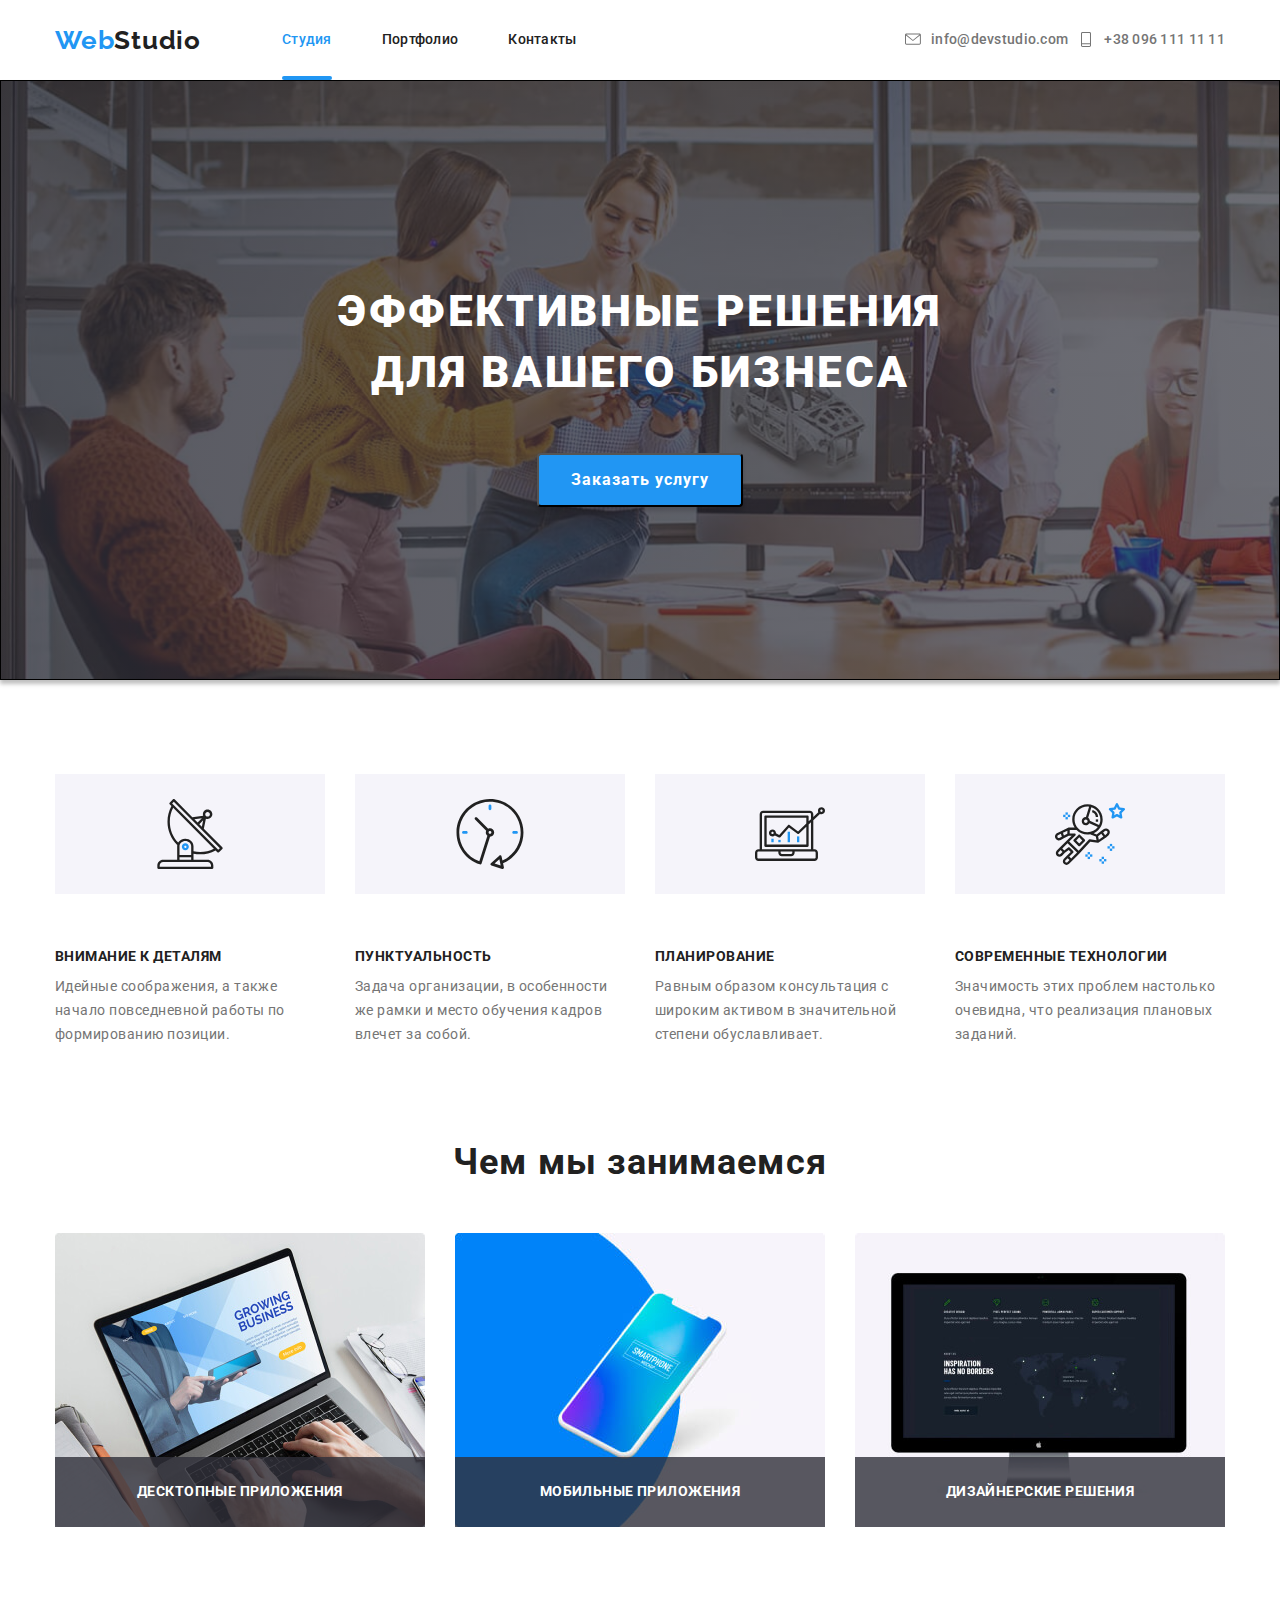
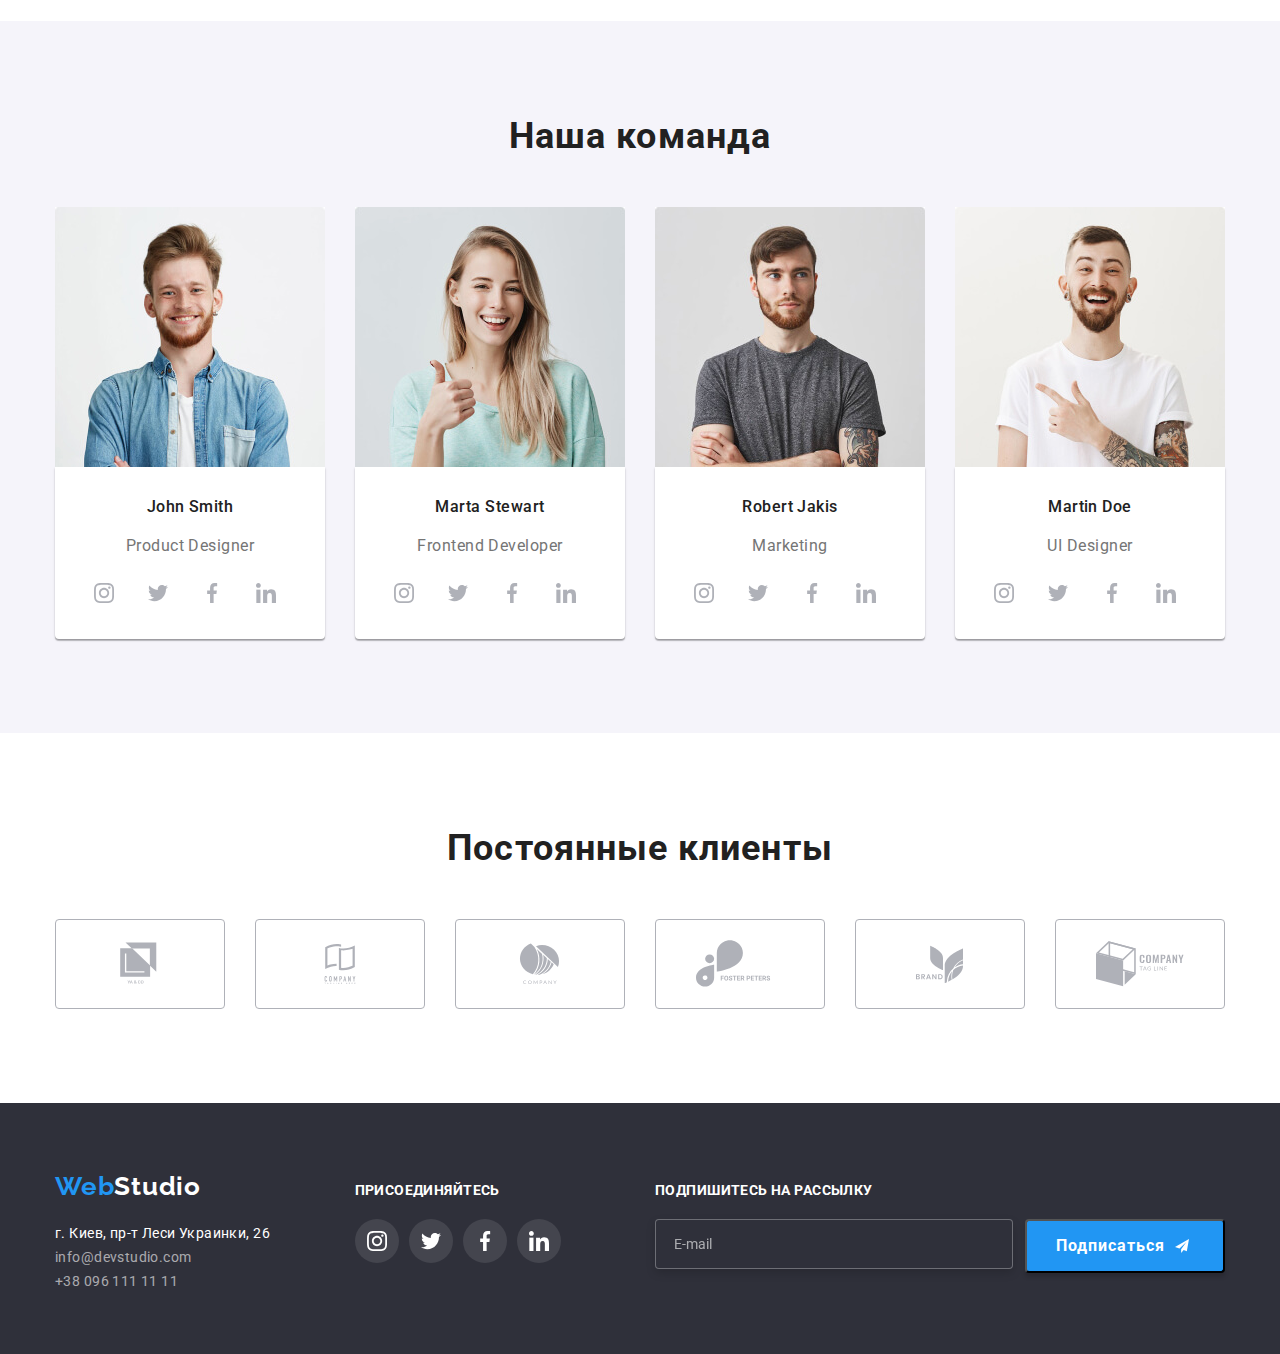
<file: index.html>
<!DOCTYPE html>
<html lang="ru">
  <head>
    <meta charset="UTF-8" />
    <meta name="viewport" content="width=device-width, initial-scale=1.0" />
    <meta http-equiv="X-UA-Compatible" content="ie=edge" />
    <title>Web Studio</title>
    <link
      href="https://fonts.googleapis.com/css2?family=Roboto:wght@400;700&display=swap"
      rel="stylesheet"
    />
    <link
      href="https://fonts.googleapis.com/css2?family=Raleway:wght@700&display=swap"
      rel="stylesheet"
    />
    <link
      rel="stylesheet"
      href="https://cdnjs.cloudflare.com/ajax/libs/modern-normalize/0.7.0/modern-normalize.min.css"
    />
    <link rel="stylesheet" href="./css/common.css" />
    <link rel="stylesheet" href="./css/main.css" />
  </head>
  <body>
    <header class="header container">
      <a class="logo" href="#"> <span class="logo__accent">Web</span>Studio </a>
      <ul class="menu list">
        <li class="menu__item">
          <a class="menu__link menu__link-current" href="#">Студия</a>
        </li>
        <li class="menu__item">
          <a class="menu__link" href="./portfolio.html">Портфолио</a>
        </li>
        <li class="menu__item">
          <a class="menu__link" href="#">Контакты</a>
        </li>
      </ul>
      <ul class="contacts list">
        <li class="contacts__item">
          <a class="contacts__link" href="info@devstudio.com">
            <svg class="contacts__svg">
              <use
                href="./images/web-studio/icons/sprite.svg#icon-e-mail"
              ></use>
            </svg>
            <span>info@devstudio.com</span></a
          >
        </li>
        <li class="contacts__item">
          <a class="contacts__link" href="tel:+380961111111"
            ><svg class="contacts__svg">
              <use
                href="./images/web-studio/icons/sprite.svg#icon-phone-icon"
              ></use>
            </svg>
            <span>+38 096 111 11 11</span></a
          >
        </li>
      </ul>
    </header>
    <main>
      <!-- Hero section -->
      <section class="hero">
        <div class="hero__content">
          <h1 class="hero__content-title">
            Эффективные решения <br />для вашего бизнеса
          </h1>
          <button class="hero__content-button button" data-modal-open>
            Заказать услугу
          </button>
          <div class="backdrop is-hidden" data-modal>
            <div class="hero__modal">
              <form class="form">
                <b class="form__title"
                  >Оставьте свои данные, мы вам перезвоним</b
                >
                <div class="role-group">
                  <div class="form__field">
                    <input
                      class="form__field-input"
                      type="text"
                      name="name"
                      id="name"
                      placeholder=" "
                    />
                    <label for="name" class="form__field-label">Имя</label>
                    <svg class="form__field-svg" width="12" height="12">
                      <use
                        href="./images/web-studio/icons/sprite.svg#icon-letter-black"
                      ></use>
                    </svg>
                  </div>

                  <div class="form__field">
                    <input
                      class="form__field-input"
                      type="tel"
                      name="tel"
                      id="tel"
                      placeholder=" "
                    />
                    <label for="tel" class="form__field-label"> Телефон</label>
                    <svg class="form__field-svg" width="13" height="13">
                      <use
                        href="./images/web-studio/icons/sprite.svg#icon-men"
                      ></use>
                    </svg>
                  </div>

                  <div class="form__field">
                    <input
                      class="form__field-input"
                      type="email"
                      name="mail"
                      id="mail"
                      placeholder=" "
                    />
                    <label for="mail" class="form__field-label">Почта</label>
                    <svg class="form__field-svg" width="15" height="12">
                      <use
                        href="./images/web-studio/icons/sprite.svg#icon-trubka"
                      ></use>
                    </svg>
                  </div>

                  <div class="form__field">
                    <textarea
                      rows="6"
                      class="form__field-textarea"
                      name="comment"
                      id="comment"
                      placeholder=" "
                    >
                    </textarea>
                    <label for="comment" class="form__field-comment"
                      >Коментарий</label
                    >
                  </div>
                </div>

                <div class="form__field">
                  <input
                    class="form__field-policy-checkbox visually-hidden"
                    type="checkbox"
                    name="policy"
                    id="policy"
                  />
                  <label for="policy" class="form__field-policy-label">
                    <span class="form__field-policy-text"
                      >Соглашаюсь с рассылкой и принимаю
                      <a href="#">Условия договора</a></span
                    >
                  </label>
                </div>

                <button type="submit" class="form__field-policy-button button">
                  Отправить
                </button>
              </form>

              <button
                class="hero__modal-closed-btn"
                type="button"
                data-modal-close
              >
                <svg class="hero__modal-closed-btn-svg">
                  <use
                    href="./images/web-studio/icons/sprite.svg#icon-close-nav-btn"
                  ></use>
                </svg>
              </button>
            </div>
          </div>
        </div>
      </section>

      <!-- /* Features */ -->

      <section class="features container">
        <!-- <h2>Наши преимущества</h2> -->
        <ul class="features__block list">
          <li class="features__block-item">
            <div class="features__block-icon">
              <svg class="features__block-icon-svg">
                <use
                  href="./images/web-studio/icons/sprite.svg#icon-feature-icon-1"
                ></use>
              </svg>
            </div>
            <p class="features__block-subtitle">Внимание к деталям</p>
            <p class="features__block-text">
              Идейные соображения, а также начало повседневной работы по
              формированию позиции.
            </p>
          </li>
          <li class="features__block-item">
            <div class="features__block-icon">
              <svg class="features__block-icon-svg">
                <use
                  href="./images/web-studio/icons/sprite.svg#icon-feature-icon-2"
                ></use>
              </svg>
            </div>
            <p class="features__block-subtitle">Пунктуальность</p>
            <p class="features__block-text">
              Задача организации, в особенности же рамки и место обучения кадров
              влечет за собой.
            </p>
          </li>
          <li class="features__block-item">
            <div class="features__block-icon">
              <svg class="features__block-icon-svg">
                <use
                  href="./images/web-studio/icons/sprite.svg#icon-feature-icon-3"
                ></use>
              </svg>
            </div>
            <p class="features__block-subtitle">Планирование</p>
            <p class="features__block-text">
              Равным образом консультация с широким активом в значительной
              степени обуславливает.
            </p>
          </li>
          <li class="features__block-item">
            <div class="features__block-icon">
              <svg class="features__block-icon-svg">
                <use
                  href="./images/web-studio/icons/sprite.svg#icon-feature-icon-4"
                ></use>
              </svg>
            </div>
            <p class="features__block-subtitle">Современные технологии</p>
            <p class="features__block-text">
              Значимость этих проблем настолько очевидна, что реализация
              плановых заданий.
            </p>
          </li>
        </ul>
      </section>

      <!-- Products -->
      <section class="products container">
        <h2 class="section__title">Чем мы занимаемся</h2>
        <ul class="product__block list">
          <li class="product__block-item">
            <img
              src="./images/web-studio/prodacts/optimized/product-img-1.jpg"
              alt="Экран ноутбука"
              width="370"
              height="294"
            />
            <h3 class="product__block-subtitle">Десктопные приложения</h3>
          </li>
          <li class="product__block-item">
            <img
              src="./images/web-studio/prodacts/optimized/product-img-2.jpg"
              alt="Смартфон"
              width="370"
              height="294"
            />
            <h3 class="product__block-subtitle">Мобильные приложения</h3>
          </li>
          <li class="product__block-item">
            <img
              src="./images/web-studio/prodacts/optimized/product-img-3.jpg"
              alt="Монитор компьютера"
              width="370"
              height="294"
            />
            <h3 class="product__block-subtitle">Дизайнерские решения</h3>
          </li>
        </ul>
      </section>

      <!-- Секция Наша команда -->
      <section class="team">
        <div class="container">
          <h2 class="section__title">Наша команда</h2>
          <ul class="team__block list">
            <li class="team__block-item">
              <img
                src="./images/web-studio/team/optimezed/team-img-1.jpg"
                alt="Фото John Smith"
                width="270"
                height="260"
              />
              <div class="team__content">
                <h3 class="team__content-name">John Smith</h3>
                <p class="team__content-function">Product Designer</p>
                <ul class="social list">
                  <li class="social__item">
                    <a
                      class="social__item-link"
                      href="https://www.instagram.com/"
                      aria-label="ссылка на инстаграм"
                      target="_blank"
                    >
                      <svg class="social__item-link-svg">
                        <use
                          href="./images/web-studio/icons/sprite.svg#icon-instagram"
                        ></use>
                      </svg>
                    </a>
                  </li>
                  <li class="social__item">
                    <a
                      class="social__item-link"
                      href="https://twitter.com/"
                      aria-label="ссылка на твитер"
                      target="_blank"
                    >
                      <svg class="social__item-link-svg">
                        <use
                          href="./images/web-studio/icons/sprite.svg#icon-twitter"
                        ></use></svg
                    ></a>
                  </li>
                  <li class="social__item">
                    <a
                      class="social__item-link"
                      href="https://www.facebook.com/"
                      aria-label="ссылка на фейсбук"
                      target="_blank"
                    >
                      <svg class="social__item-link-svg">
                        <use
                          href="./images/web-studio/icons/sprite.svg#icon-facebook"
                        ></use>
                      </svg>
                    </a>
                  </li>
                  <li class="social__item">
                    <a
                      class="social__item-link"
                      href="https://www.linkedin.com/"
                      aria-label="ссылка на линкайдин"
                      target="_blank"
                    >
                      <svg class="social__item-link-svg">
                        <use
                          href="./images/web-studio/icons/sprite.svg#icon-linkedin"
                        ></use>
                      </svg>
                    </a>
                  </li>
                </ul>
              </div>
            </li>
            <li class="team__block-item">
              <img
                src="./images/web-studio/team/optimezed/team-img-2.jpg"
                alt="Фото Marta Stewart"
                width="270"
                height="260"
              />
              <div class="team__content">
                <h3 class="team__content-name">Marta Stewart</h3>
                <p class="team__content-function">Frontend Developer</p>
                <ul class="social list">
                  <li class="social__item">
                    <a
                      class="social__item-link"
                      href="https://www.instagram.com/"
                      aria-label="ссылка на инстаграм"
                      target="_blank"
                    >
                      <svg class="social__item-link-svg">
                        <use
                          href="./images/web-studio/icons/sprite.svg#icon-instagram"
                        ></use>
                      </svg>
                    </a>
                  </li>
                  <li class="social__item">
                    <a
                      class="social__item-link"
                      href="https://twitter.com/"
                      aria-label="ссылка на твитер"
                      target="_blank"
                    >
                      <svg class="social__item-link-svg">
                        <use
                          href="./images/web-studio/icons/sprite.svg#icon-twitter"
                        ></use></svg
                    ></a>
                  </li>
                  <li class="social__item">
                    <a
                      class="social__item-link"
                      href="https://www.facebook.com/"
                      aria-label="ссылка на фейсбук"
                      target="_blank"
                    >
                      <svg class="social__item-link-svg">
                        <use
                          href="./images/web-studio/icons/sprite.svg#icon-facebook"
                        ></use>
                      </svg>
                    </a>
                  </li>
                  <li class="social__item">
                    <a
                      class="social__item-link"
                      href="https://www.linkedin.com/"
                      aria-label="ссылка на линкайдин"
                      target="_blank"
                    >
                      <svg class="social__item-link-svg">
                        <use
                          href="./images/web-studio/icons/sprite.svg#icon-linkedin"
                        ></use>
                      </svg>
                    </a>
                  </li>
                </ul>
              </div>
            </li>
            <li class="team__block-item">
              <img
                src="./images/web-studio/team/optimezed/team-img-3.jpg"
                alt="Фото Robert Jakis"
                width="270"
                height="260"
              />
              <div class="team__content">
                <h3 class="team__content-name">Robert Jakis</h3>
                <p class="team__content-function">Marketing</p>
                <ul class="social list">
                  <!-- Добавить иконки -->
                  <li class="social__item">
                    <a
                      class="social__item-link"
                      href="https://www.instagram.com/"
                      aria-label="ссылка на инстаграм"
                      target="_blank"
                    >
                      <svg class="social__item-link-svg">
                        <use
                          href="./images/web-studio/icons/sprite.svg#icon-instagram"
                        ></use>
                      </svg>
                    </a>
                  </li>
                  <li class="social__item">
                    <a
                      class="social__item-link"
                      href="https://twitter.com/"
                      aria-label="ссылка на твитер"
                      target="_blank"
                    >
                      <svg class="social__item-link-svg">
                        <use
                          href="./images/web-studio/icons/sprite.svg#icon-twitter"
                        ></use></svg
                    ></a>
                  </li>
                  <li class="social__item">
                    <a
                      class="social__item-link"
                      href="https://www.facebook.com/"
                      aria-label="ссылка на фейсбук"
                      target="_blank"
                    >
                      <svg class="social__item-link-svg">
                        <use
                          href="./images/web-studio/icons/sprite.svg#icon-facebook"
                        ></use>
                      </svg>
                    </a>
                  </li>
                  <li class="social__item">
                    <a
                      class="social__item-link"
                      href="https://www.linkedin.com/"
                      aria-label="ссылка на линкайдин"
                      target="_blank"
                    >
                      <svg class="social__item-link-svg">
                        <use
                          href="./images/web-studio/icons/sprite.svg#icon-linkedin"
                        ></use>
                      </svg>
                    </a>
                  </li>
                </ul>
              </div>
            </li>
            <li class="team__block-item">
              <img
                src="./images/web-studio/team/optimezed/team-img-4.jpg"
                alt="Фото Martin Doe"
                width="270"
                height="260"
              />
              <div class="team__content">
                <h3 class="team__content-name">Martin Doe</h3>
                <p class="team__content-function">UI Designer</p>
                <ul class="social list">
                  <li class="social__item">
                    <a
                      class="social__item-link"
                      href="https://www.instagram.com/"
                      aria-label="ссылка на инстаграм"
                      target="_blank"
                    >
                      <svg class="social__item-link-svg">
                        <use
                          href="./images/web-studio/icons/sprite.svg#icon-instagram"
                        ></use>
                      </svg>
                    </a>
                  </li>
                  <li class="social__item">
                    <a
                      class="social__item-link"
                      href="https://twitter.com/"
                      aria-label="ссылка на твитер"
                      target="_blank"
                    >
                      <svg class="social__item-link-svg">
                        <use
                          href="./images/web-studio/icons/sprite.svg#icon-twitter"
                        ></use></svg
                    ></a>
                  </li>
                  <li class="social__item">
                    <a
                      class="social__item-link"
                      href="https://www.facebook.com/"
                      aria-label="ссылка на фейсбук"
                      target="_blank"
                    >
                      <svg class="social__item-link-svg">
                        <use
                          href="./images/web-studio/icons/sprite.svg#icon-facebook"
                        ></use>
                      </svg>
                    </a>
                  </li>
                  <li class="social__item">
                    <a
                      class="social__item-link"
                      href="https://www.linkedin.com/"
                      aria-label="ссылка на линкайдин"
                      target="_blank"
                    >
                      <svg class="social__item-link-svg">
                        <use
                          href="./images/web-studio/icons/sprite.svg#icon-linkedin"
                        ></use>
                      </svg>
                    </a>
                  </li>
                </ul>
              </div>
            </li>
          </ul>
        </div>
      </section>

      <!-- Секция постоянные клиенты -->
      <section class="clients container">
        <h2 class="section__title">Постоянные клиенты</h2>
        <ul class="clients__block list">
          <li class="clients__block-item">
            <a
              class="clients__block-link"
              href="#"
              aria-label="Ссылка на сайт компании"
            >
              <svg class="clients__block-link-svg" width="44" height="49">
                <use
                  href="./images/web-studio/icons/sprite.svg#icon-clients-logo-1"
                  ;
                ></use>
              </svg>
            </a>
          </li>
          <li class="clients__block-item">
            <a
              class="clients__block-link"
              href="#"
              aria-label="Ссылка на сайт компании"
            >
              <svg class="clients__block-link-svg" width="40" height="52">
                <use
                  href="./images/web-studio/icons/sprite.svg#icon-clients-logo-2"
                ></use>
              </svg>
            </a>
          </li>
          <li class="clients__block-item">
            <a
              class="clients__block-link"
              href="#"
              aria-label="Ссылка на сайт компании"
            >
              <svg class="clients__block-link-svg" width="41" height="42">
                <use
                  href="./images/web-studio/icons/sprite.svg#icon-clients-logo-3"
                ></use>
              </svg>
            </a>
          </li>
          <li class="clients__block-item">
            <a
              class="clients__block-link"
              href="#"
              aria-label="Ссылка на сайт компании"
            >
              <svg class="clients__block-link-svg" width="100%" height="100%">
                <use
                  href="./images/web-studio/icons/sprite.svg#icon-clients-logo-4"
                ></use>
              </svg>
            </a>
          </li>
          <li class="clients__block-item">
            <a
              class="clients__block-link"
              href="#"
              aria-label="Ссылка на сайт компании"
            >
              <svg class="clients__block-link-svg" width="59" height="47">
                <use
                  href="./images/web-studio/icons/sprite.svg#icon-clients-logo-5"
                ></use>
              </svg>
            </a>
          </li>
          <li class="clients__block-item">
            <a
              class="clients__block-link"
              href="#"
              aria-label="Ссылка на сайт компании"
            >
              <svg class="clients__block-link-svg" width="100%" height="100%">
                <use
                  href="./images/web-studio/icons/sprite.svg#icon-clients-logo-6"
                ></use>
              </svg>
            </a>
          </li>
        </ul>
      </section>
    </main>

    <!-- Footer-->
    <footer class="footer">
      <div class="footer__content container">
        <!-- <div class="footer-main"> -->
        <div class="footer__contacts">
          <a class="logo link" href="#">
            <span class="logo__accent">Web</span>Studio
          </a>
          <ul class="footer__address list">
            <li class="footer__address-street">
              <address>г. Киев, пр-т Леси Украинки, 26</address>
            </li>
            <li class="footer__address-item">
              <a class="footer__address-link link" href="info@devstudio.com"
                >info@devstudio.com <br
              /></a>
            </li>
            <li class="footer__address-item">
              <a class="footer__address-link link" href="tel:+380961111111"
                >+38 096 111 11 11</a
              >
            </li>
          </ul>
        </div>

        <div class="footer__social">
          <p class="footer__subtitle">Присоединяйтесь</p>
          <ul class="social list">
            <li class="social__item">
              <a
                class="social__item-link"
                href="https://www.instagram.com/"
                aria-label="ссылка на инстаграм"
                target="_blank"
              >
                <svg class="social__item-link-svg">
                  <use
                    href="./images/web-studio/icons/sprite.svg#icon-instagram"
                  ></use>
                </svg>
              </a>
            </li>
            <li class="social__item">
              <a
                class="social__item-link"
                href="https://twitter.com/"
                aria-label="ссылка на твитер"
                target="_blank"
              >
                <svg class="social__item-link-svg">
                  <use
                    href="./images/web-studio/icons/sprite.svg#icon-twitter"
                  ></use></svg
              ></a>
            </li>
            <li class="social__item">
              <a
                class="social__item-link"
                href="https://www.facebook.com/"
                aria-label="ссылка на фейсбук"
                target="_blank"
              >
                <svg class="social__item-link-svg">
                  <use
                    href="./images/web-studio/icons/sprite.svg#icon-facebook"
                  ></use>
                </svg>
              </a>
            </li>
            <li class="social__item">
              <a
                class="social__item-link"
                href="https://www.linkedin.com/"
                aria-label="ссылка на линкайдин"
                target="_blank"
              >
                <svg class="social__item-link-svg">
                  <use
                    href="./images/web-studio/icons/sprite.svg#icon-linkedin"
                  ></use>
                </svg>
              </a>
            </li>
          </ul>
        </div>

        <div class="footer__subscribe">
          <b class="footer__subtitle">Подпишитесь на рассылку</b>

          <form class="footer__form">
            <input
              class="footer__form-input"
              type="email"
              name="footer-mail"
              id="footer-mail"
              placeholder="E-mail"
            />
            <label for="footer-mail" class="footer__form-label"></label>
            <button type="submit" class="footer__form-button button">
              Подписаться
              <svg class="footer__form-svg">
                <use
                  href="./images/web-studio/icons/sprite.svg#icon-samoletik-icon"
                ></use>
              </svg>
            </button>
          </form>
        </div>
      </div>
    </footer>
    <script src="./js/madal.js"></script>
  </body>
</html>
</file>
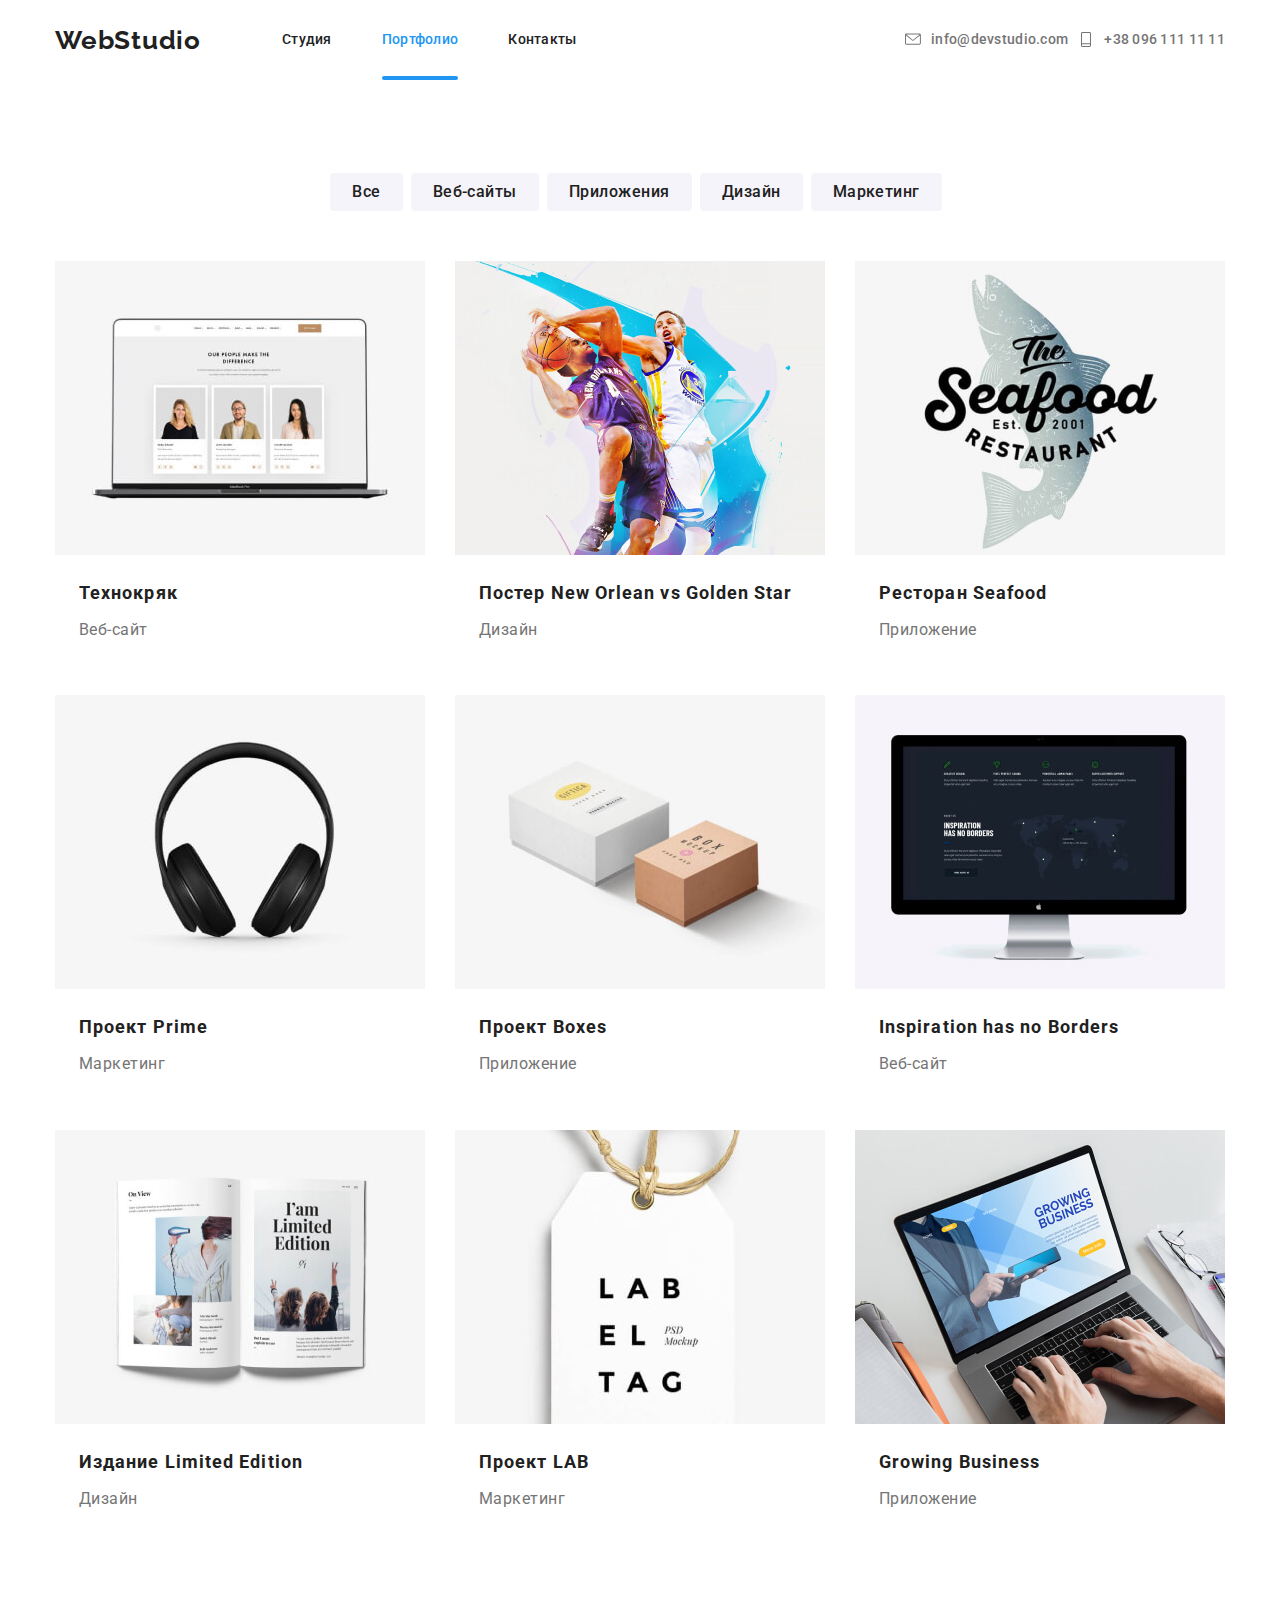
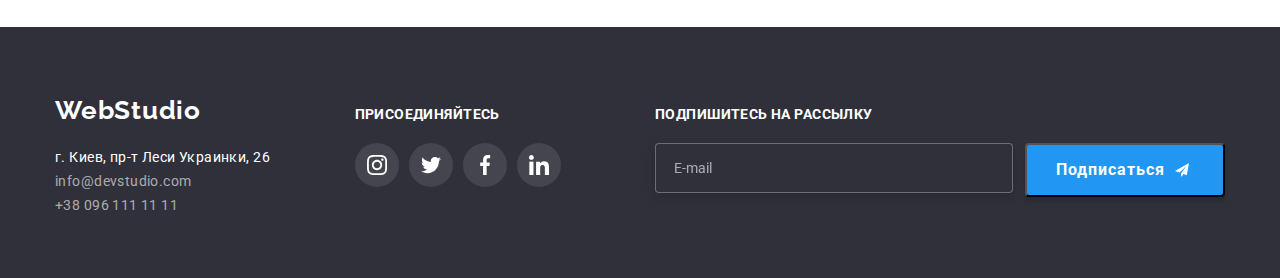
<file: portfolio.html>
<!DOCTYPE html>
<html lang="ru">
  <head>
    <meta charset="UTF-8" />
    <meta name="viewport" content="width=device-width, initial-scale=1.0" />
    <meta http-equiv="X-UA-Compatible" content="ie=edge" />
    <title>Web Studio-Портфолио</title>
    <link
      href="https://fonts.googleapis.com/css2?family=Raleway:wght@700&family=Roboto:wght@400;500;700&display=swap"
      rel="stylesheet"
    />
    <link
      rel="stylesheet"
      href="https://cdnjs.cloudflare.com/ajax/libs/modern-normalize/0.7.0/modern-normalize.min.css"
    />
    <link rel="stylesheet" href="./css/common.css" />
    <link rel="stylesheet" href="./css/portpfolio.css" />
  </head>
  <body>
    <header class="header container">
      <a class="logo" href="#"> <span class="logo-accent">Web</span>Studio </a>
      <ul class="menu list">
        <li class="menu__item">
          <a class="menu__link" href="./index.html">Студия</a>
        </li>
        <li class="menu__item">
          <a class="menu__link menu__link-current" href="#">Портфолио</a>
        </li>
        <li class="menu__item">
          <a class="menu__link" href="#">Контакты</a>
        </li>
      </ul>
      <ul class="contacts list">
        <li class="contacts__item">
          <a class="contacts__link" href="info@devstudio.com">
            <svg class="contacts__svg">
              <use
                href="./images/web-studio/icons/sprite.svg#icon-e-mail"
              ></use>
            </svg>
            <span>info@devstudio.com</span></a
          >
        </li>
        <li class="contacts__item">
          <a class="contacts__link" href="tel:+380961111111"
            ><svg class="contacts__svg">
              <use
                href="./images/web-studio/icons/sprite.svg#icon-phone-icon"
              ></use>
            </svg>
            <span>+38 096 111 11 11</span></a
          >
        </li>
      </ul>
    </header>
    <main>
      <section class="portfolio">
        <!-- <h1>Портфолио</h1> -->
        <div class="container">
          <!-- portfolio__nav -->
          <ul class="portfolio__nav list">
            <li class="portfolio__nav-item">
              <button class="portfolio__nav-item-button" type="button">
                Все
              </button>
            </li>
            <li class="portfolio__nav-item">
              <button class="portfolio__nav-item-button" type="button">
                Веб-сайты
              </button>
            </li>
            <li class="portfolio__nav-item">
              <button class="portfolio__nav-item-button" type="button">
                Приложения
              </button>
            </li>
            <li class="portfolio__nav-item">
              <button class="portfolio__nav-item-button" type="button">
                Дизайн
              </button>
            </li>
            <li class="portfolio__nav-item">
              <button class="portfolio__nav-item-button" type="button">
                Маркетинг
              </button>
            </li>
          </ul>

          <!-- Portfolio__gallery -->
          <ul class="portfolio__gallery list">
            <li class="portfolio__gallery-item">
              <a href="#" class="portfolio__gallery-item-link">
                <div class="portfolio__gallery-content">
                  <img
                    src="./images/portfolio/optimized/img-1.jpg"
                    alt="Открытый ноутбук"
                    width="370"
                    height="294"
                  />
                  <div class="portfolio__gallery-overlay">
                    <p class="portfolio__gallery-overlay-desc">
                      Технокряк это современная площадка распространения
                      коронавируса. Компании используют эту платформу для
                      цифрового шпионажа и атак на защищённые сервера
                      конкурентов.
                    </p>
                  </div>
                </div>
                <p class="portfolio__gallery-item-title">Технокряк</p>
                <p class="portfolio__gallery-item-text">Веб-сайт</p>
              </a>
            </li>
            <li class="portfolio__gallery-item">
              <a href="#" class="portfolio__gallery-item-link">
                <div class="portfolio__gallery-content">
                  <img
                    src="./images/portfolio/optimized/img-2.jpg"
                    alt="Два баскетболиста с мячом"
                    width="370"
                    height="294"
                  />
                  <div class="portfolio__gallery-overlay">
                    <p class="portfolio__gallery-overlay-desc">
                      Технокряк это современная площадка распространения
                      коронавируса. Компании используют эту платформу для
                      цифрового шпионажа и атак на защищённые сервера
                      конкурентов.
                    </p>
                  </div>
                </div>
                <p class="portfolio__gallery-item-title">
                  Постер New Orlean vs Golden Star
                </p>
                <p class="portfolio__gallery-item-text">Дизайн</p>
              </a>
            </li>
            <li class="portfolio__gallery-item">
              <a href="#" class="portfolio__gallery-item-link">
                <div class="portfolio__gallery-content">
                  <img
                    src="./images/portfolio/optimized/img-3.jpg"
                    alt="Логотип рыбного ресторана"
                    width="370"
                    height="294"
                  />
                  <div class="portfolio__gallery-overlay">
                    <p class="portfolio__gallery-overlay-desc">
                      Технокряк это современная площадка распространения
                      коронавируса. Компании используют эту платформу для
                      цифрового шпионажа и атак на защищённые сервера
                      конкурентов.
                    </p>
                  </div>
                </div>
                <p class="portfolio__gallery-item-title">Ресторан Seafood</p>
                <p class="portfolio__gallery-item-text">Приложение</p>
              </a>
            </li>
            <li class="portfolio__gallery-item">
              <a href="#" class="portfolio__gallery-item-link">
                <div class="portfolio__gallery-content">
                  <img
                    src="./images/portfolio/optimized/img-4.jpg"
                    alt="Большие наушники"
                    width="370"
                    height="294"
                  />
                  <div class="portfolio__gallery-overlay">
                    <p class="portfolio__gallery-overlay-desc">
                      Технокряк это современная площадка распространения
                      коронавируса. Компании используют эту платформу для
                      цифрового шпионажа и атак на защищённые сервера
                      конкурентов.
                    </p>
                  </div>
                </div>
                <p class="portfolio__gallery-item-title">Проект Prime</p>
                <p class="portfolio__gallery-item-text">Маркетинг</p>
              </a>
            </li>
            <li class="portfolio__gallery-item">
              <a href="#" class="portfolio__gallery-item-link">
                <div class="portfolio__gallery-content">
                  <img
                    src="./images/portfolio/optimized/img-5.jpg"
                    alt="Две коробки"
                    width="370"
                    height="294"
                  />
                  <div class="portfolio__gallery-overlay">
                    <p class="portfolio__gallery-overlay-desc">
                      Технокряк это современная площадка распространения
                      коронавируса. Компании используют эту платформу для
                      цифрового шпионажа и атак на защищённые сервера
                      конкурентов.
                    </p>
                  </div>
                </div>
                <p class="portfolio__gallery-item-title">Проект Boxes</p>
                <p class="portfolio__gallery-item-text">Приложение</p>
              </a>
            </li>
            <li class="portfolio__gallery-item">
              <a href="#" class="portfolio__gallery-item-link">
                <div class="portfolio__gallery-content">
                  <img
                    src="./images/portfolio/optimized/img-6.jpg"
                    alt="Монитор компьютера"
                    width="370"
                    height="294"
                  />
                  <div class="portfolio__gallery-overlay">
                    <p class="portfolio__gallery-overlay-desc">
                      Технокряк это современная площадка распространения
                      коронавируса. Компании используют эту платформу для
                      цифрового шпионажа и атак на защищённые сервера
                      конкурентов.
                    </p>
                  </div>
                </div>
                <p class="portfolio__gallery-item-title">
                  Inspiration has no Borders
                </p>
                <p class="portfolio__gallery-item-text">Веб-сайт</p>
              </a>
            </li>
            <li class="portfolio__gallery-item">
              <a href="#" class="portfolio__gallery-item-link">
                <div class="portfolio__gallery-content">
                  <img
                    src="./images/portfolio/optimized/img-7.jpg"
                    alt="Открытый журнал"
                    width="370"
                    height="294"
                  />
                  <div class="portfolio__gallery-overlay">
                    <p class="portfolio__gallery-overlay-desc">
                      Технокряк это современная площадка распространения
                      коронавируса. Компании используют эту платформу для
                      цифрового шпионажа и атак на защищённые сервера
                      конкурентов.
                    </p>
                  </div>
                </div>
                <p class="portfolio__gallery-item-title">
                  Издание Limited Edition
                </p>
                <p class="portfolio__gallery-item-text">Дизайн</p>
              </a>
            </li>
            <li class="portfolio__gallery-item">
              <a href="#" class="portfolio__gallery-item-link">
                <div class="portfolio__gallery-content">
                  <img
                    src="./images/portfolio/optimized/img-8.jpg"
                    alt="Бирка с логотипом компании"
                    width="370"
                    height="294"
                  />
                  <div class="portfolio__gallery-overlay">
                    <p class="portfolio__gallery-overlay-desc">
                      Технокряк это современная площадка распространения
                      коронавируса. Компании используют эту платформу для
                      цифрового шпионажа и атак на защищённые сервера
                      конкурентов.
                    </p>
                  </div>
                </div>
                <p class="portfolio__gallery-item-title">Проект LAB</p>
                <p class="portfolio__gallery-item-text">Маркетинг</p>
              </a>
            </li>
            <li class="portfolio__gallery-item">
              <a href="#" class="portfolio__gallery-item-link">
                <div class="portfolio__gallery-content">
                  <img
                    src="./images/portfolio/optimized/img-9.jpg"
                    alt="Открытый ноутбук"
                    width="370"
                    height="294"
                  />
                  <div class="portfolio__gallery-overlay">
                    <p class="portfolio__gallery-overlay-desc">
                      Технокряк это современная площадка распространения
                      коронавируса. Компании используют эту платформу для
                      цифрового шпионажа и атак на защищённые сервера
                      конкурентов.
                    </p>
                  </div>
                </div>
                <p class="portfolio__gallery-item-title">Growing Business</p>
                <p class="portfolio__gallery-item-text">Приложение</p>
              </a>
            </li>
          </ul>
        </div>
      </section>
    </main>

    <!-- Footer -->
    <footer class="footer">
      <div class="footer__content container">
        <!-- <div class="footer-main"> -->
        <div class="footer__contacts">
          <a class="logo link" href="#">
            <span class="logo-accent">Web</span>Studio
          </a>
          <ul class="footer__address list">
            <li class="footer__address-street">
              <address>г. Киев, пр-т Леси Украинки, 26</address>
            </li>
            <li class="footer__address-item">
              <a class="footer__address-link link" href="info@devstudio.com"
                >info@devstudio.com <br
              /></a>
            </li>
            <li class="footer__address-item">
              <a class="footer__address-link link" href="tel:+380961111111"
                >+38 096 111 11 11</a
              >
            </li>
          </ul>
        </div>

        <div class="footer__social">
          <p class="footer__subtitle">Присоединяйтесь</p>
          <ul class="social list">
            <li class="social__item">
              <a
                class="social__item-link"
                href="https://www.instagram.com/"
                aria-label="ссылка на инстаграм"
                target="_blank"
              >
                <svg class="social__item-link-svg">
                  <use
                    href="./images/web-studio/icons/sprite.svg#icon-instagram"
                  ></use>
                </svg>
              </a>
            </li>
            <li class="social__item">
              <a
                class="social__item-link"
                href="https://twitter.com/"
                aria-label="ссылка на твитер"
                target="_blank"
              >
                <svg class="social__item-link-svg">
                  <use
                    href="./images/web-studio/icons/sprite.svg#icon-twitter"
                  ></use></svg
              ></a>
            </li>
            <li class="social__item">
              <a
                class="social__item-link"
                href="https://www.facebook.com/"
                aria-label="ссылка на фейсбук"
                target="_blank"
              >
                <svg class="social__item-link-svg">
                  <use
                    href="./images/web-studio/icons/sprite.svg#icon-facebook"
                  ></use>
                </svg>
              </a>
            </li>
            <li class="social__item">
              <a
                class="social__item-link"
                href="https://www.linkedin.com/"
                aria-label="ссылка на линкайдин"
                target="_blank"
              >
                <svg class="social__item-link-svg">
                  <use
                    href="./images/web-studio/icons/sprite.svg#icon-linkedin"
                  ></use>
                </svg>
              </a>
            </li>
          </ul>
        </div>

        <div class="footer__subscribe">
          <b class="footer__subtitle">Подпишитесь на рассылку</b>

          <form class="footer__form">
            <input
              class="footer__form-input"
              type="email"
              name="footer-mail"
              id="footer-mail"
              placeholder="E-mail"
            />
            <label for="footer-mail" class="footer__form-label"></label>
            <button type="submit" class="footer__form-button button">
              Подписаться
              <svg class="footer__form-svg">
                <use
                  href="./images/web-studio/icons/sprite.svg#icon-samoletik-icon"
                ></use>
              </svg>
            </button>
          </form>
        </div>
      </div>
    </footer>
  </body>
</html>
</file>
<file: css/common.css>
:root {
  --primary-text-color: #212121;
  --secondary-text-color: #ffffff;
  --accent-text-color: #757575;
  --primary-bg-color: #ffffff;
  --secondary-bg-color: #f5f4fa;
  --accent-color: #2196f3;
}

body {
  background-color: var(--primary-bg-color);
  color: var(--primary-text-color);
  font-family: "Roboto", sans-serif;
  letter-spacing: 0.03em;
}

/* Утилиты  */

.list {
  list-style: none;
  margin-top: 0;
  margin-bottom: 0;
  padding: 0;
}

a {
  text-decoration: none;
}

img {
  display: block;
}

.container {
  margin-left: auto;
  margin-right: auto;
  width: 1200px;
  padding-left: 15px;
  padding-right: 15px;
}

.button {
  display: inline-flex;
  align-items: center;
  padding: 10px 26px 10px 29px;
  margin-top: 20px;
  color: var(--secondary-text-color);
  background-color: var(--accent-color);
  font-weight: 700;
  font-size: 16px;
  line-height: 1.87;
  letter-spacing: 0.06em;
  box-shadow: 0px 4px 4px rgba(0, 0, 0, 0.15);
  border-radius: 4px;
  min-width: 200px;
  font-size: 16px;
  outline: none;
}

/* team-social */
.social {
  display: flex;
  justify-content: center;
  padding-bottom: 24px;
}
/* Social icon block */
.social__item {
  margin-right: 10px;
}

.social__item-link {
  display: flex;
  align-items: center;
  justify-content: center;
  background-position: center;
  width: 44px;
  height: 44px;
  background-color: var(--primary-bg-color);
  border-radius: 50%;
  cursor: pointer;
  transition: background-color;
}

.social__item-link-svg {
  width: 20px;
  height: 20px;
  fill: #afb1b8;
  transition: fill;
}

/* Header */
.header {
  display: flex;
  align-items: center;
}

/* logo  */
.logo {
  font-family: "Raleway", sans-serif;
  color: var(--primary-text-color);
  font-weight: 700;
  font-size: 26px;
  line-height: 1.19;
  letter-spacing: 0.03em;
}

.logo__accent {
  color: var(--accent-color);
}

/* Menu */

.menu {
  display: flex;
  margin-left: 81px;
}

.menu .menu__item + .menu__item {
  margin-left: 50px;
}

/* menu link*/

.menu__link {
  position: relative;
  display: flex;

  padding-top: 32px;
  padding-bottom: 32px;

  color: var(--primary-text-color);

  font-weight: 500;
  font-size: 14px;
  line-height: 1.14;
  letter-spacing: 0.02em;
  transition: color;
}

.menu__link:hover,
.menu__link:focus {
  color: var(--accent-color);
  transition: 250ms cubic-bezier(0.4, 0, 0.2, 1);
}

/* menu__link-current */
.menu__link-current {
  color: var(--accent-color);
}

.menu__link-current.menu__link::after {
  opacity: 1;
}

/* after */

.menu__link::after {
  display: inline-flex;
  position: absolute;
  left: 0;
  right: 0;

  content: "";
  bottom: 0;
  right: 0;

  /* width: -webkit-fill-available; */
  height: 4px;
  background-color: var(--accent-color);
  border-radius: 2px;

  opacity: 0;
}

/* contacts */

.contacts {
  display: flex;
  margin-left: auto;
}

.contacts .contacts__item + .contacts__item {
  margin-left: 10px;
}

/* contacts link */

.contacts__link {
  display: flex;
  align-content: center;
  color: var(--accent-text-color);
  font-weight: 500;
  font-size: 14px;
  line-height: 1.14;
  letter-spacing: 0.02em;
  transition: color;
}

.contacts__link:hover,
.contacts__link:focus {
  color: var(--accent-color);
  transition: 250ms cubic-bezier(0.4, 0, 0.2, 1);
}

/* contacts svg */

.contacts__svg {
  width: 16px;
  height: 15px;
  margin-right: 10px;
  fill: #757575;

  transition: fill;
}

.contacts__link:hover .contacts__svg,
.contacts__link:focus .contacts__svg {
  fill: var(--accent-color);
  transition: 250ms cubic-bezier(0.4, 0, 0.2, 1);
}

/* section-title */

.section__title {
  margin-top: 0;
  margin-bottom: 50px;

  color: var(--primary-text-color);
  font-weight: 700;
  font-size: 36px;
  line-height: 1.17;
  text-align: center;
  letter-spacing: 0.03em;
}

/* Footer */

.footer {
  display: block;
  padding-top: 60px;
  padding-bottom: 60px;
  background-color: #2f303a;
  font-size: 14px;
  letter-spacing: 0.03em;
}

.footer__content {
  display: flex;
  align-items: baseline;
  justify-content: space-between;
}

.footer .logo {
  color: var(--primary-bg-color);
}

.footer__subtitle {
  margin-top: 0;
  margin-bottom: 0;
  color: var(--primary-bg-color);
  font-weight: 700;
  line-height: 1.14;
  text-transform: uppercase;
}
/* footer__address */

.footer__address {
  padding-top: 20px;
}
/* Узнать у ментора */
address {
  font-style: normal;
}

.footer__address-street {
  color: var(--primary-bg-color);
  font-style: normal;
  font-size: 14px;

  line-height: 1.71;
  letter-spacing: 0.03em;
}

.footer__address-link {
  color: rgba(255, 255, 255, 0.6);
  line-height: 1.71;
}

/* footer__social */

.footer__social {
  display: block;
  padding-top: 20px;
}

.footer__social .social {
  display: flex;
  margin-top: 20px;
}
.footer__social .social__item-link {
  background-color: rgba(255, 255, 255, 0.1);
  transition: background-color;
}

.social__item-link:hover,
.social__item-link:focus {
  background-color: var(--accent-color);
  transition: 250ms cubic-bezier(0.4, 0, 0.2, 1);
}

.footer__social .social__item-link-svg {
  fill: var(--primary-bg-color);
}

/* footer__form */

.footer__form {
  display: flex;
  margin-top: 20px;
}

.footer__form-input {
  width: 358px;
  height: 50px;

  background: #2f303a;
  border: 1px solid rgba(255, 255, 255, 0.3);
  filter: drop-shadow(0px 4px 4px rgba(0, 0, 0, 0.15));
  border-radius: 4px;
}

.footer__form-input::placeholder {
  padding-left: 16px;
  color: rgba(255, 255, 255, 0.6);
}

.footer__form-svg {
  width: 24px;
  height: 24px;
  padding-left: 10px;
  fill: var(--primary-bg-color);
}

.footer__form-button {
  margin: 0;
  margin-left: 12px;
  cursor: pointer;
}

.footer__form-input:hover,
.footer__form-input:focus {
  border: 1px solid var(--accent-color);
}

.input::placeholder:hover,
.input::placeholder:focus {
  color: var(--accent-color);
}
</file>
<file: css/main.css>
/* Hero section  */

.hero {
  background-image: linear-gradient(
      to right,
      rgba(47, 48, 58, 0.8),
      rgba(47, 48, 58, 0.7)
    ),
    url(../../images/web-studio/hero/hero-img-opt.jpg);

  background-color: black;
  height: 600px;
  max-width: 1600px;
  margin-left: auto;
  margin-right: auto;
  background-repeat: no-repeat;
  background-size: cover;
  border: 1px solid #000000;
  box-shadow: 0px 4px 4px rgba(0, 0, 0, 0.25);
}

/* hero__content */

.hero__content {
  padding: 200px 0px;
  text-align: center;
}

.hero__content-title {
  margin-top: 0;
  margin-bottom: 30px;

  font-weight: 900;
  font-size: 44px;
  line-height: 1.39;
  letter-spacing: 0.06em;
  color: var(--secondary-text-color);
  text-transform: uppercase;
}

.hero__content-button {
  padding: 10px 32px;
  cursor: pointer;
}

/* Backdrop */

.backdrop {
  position: fixed;
  top: 0;
  left: 0;

  width: 100%;
  height: 100%;

  background: rgba(0, 0, 0, 0.2);

  opacity: 1;
  transition: opacity 250ms cubic-bezier(0.4, 0, 0.2, 1);
  z-index: 1000;
}

.backdrop.is-hidden {
  visibility: hidden;
  opacity: 0;
  pointer-events: none;
}

.backdrop.is-hidden .hero__modal {
  transform: translate(-50%, -50%) scale(1.1);
}

/* Hero__modal */

.hero__modal {
  position: relative;
  top: 50%;
  left: 50%;

  width: 528px;

  background: var(--primary-bg-color);
  box-shadow: 0px 1px 3px rgba(0, 0, 0, 0.12), 0px 1px 1px rgba(0, 0, 0, 0.14),
    0px 2px 1px rgba(0, 0, 0, 0.2);
  border-radius: 4px;

  transform: translate(-50%, -50%) scale(1);
  transition: transform 250ms cubic-bezier(0.4, 0, 0.2, 1);
}

.hero__modal-closed-btn {
  display: flex;
  justify-content: center;
  align-items: center;
  padding: 6px;

  position: absolute;
  top: 8px;
  right: 8px;

  width: 30px;
  height: 30px;

  background: var(--primary-bg-color);
  border: 1px solid rgba(0, 0, 0, 0.1);
  border-radius: 50%;
  cursor: pointer;
}

.hero__modal-closed-btn:hover,
.hero__modal-closed-btn:hover {
  fill: var(--accent-color);
  transition: 250ms cubic-bezier(0.4, 0, 0.2, 1);
}

/* Modal-form */

.form {
  padding: 40px;
  width: 528px;
  height: 100%;
}

.role-group {
  margin-top: 30px;
  margin-bottom: 20px;
}

.form__title {
  margin-bottom: 30px;
  font-weight: bold;
  font-size: 20px;
  line-height: 1.15;
  text-align: center;
  letter-spacing: 0.03em;
}

/* form-field */
.form__field {
  position: relative;
  text-align: left;
  margin-bottom: 28px;
}

.form__field-label {
  position: absolute;

  top: 50%;
  left: 42px;
  color: #757575;
  transform: translateY(-50%);
  transition: 250ms cubic-bezier(0.4, 0, 0.2, 1);
}

.form__field-input {
  width: 100%;
  height: 40px;
  border: 1px solid rgba(33, 33, 33, 0.2);
  border-radius: 4px;
  padding-left: 42px;
}

.form__field-input:hover + .form__field-label,
.form__field-input:not(:placeholder-shown) + .form__field-label {
  transform: translateY(-40px);
  color: var(--accent-color);
}

.form__field:hover .form__field-svg,
.form__field:focus .form__field-svg {
  fill: var(--accent-color);
}

.form__field-input:hover,
.form__field-input:focus {
  border: 1px solid var(--accent-color);
}

/* textarea */
.form__field-textarea {
  padding: 12px 16px;
  width: 100%;
  border: 1px solid rgba(33, 33, 33, 0.2);
  box-sizing: border-box;
  border-radius: 4px;
  resize: none;
}

.form__field-textarea:hover + .form__field-comment
/* проверить с ментором */
/* .form__field-textarea:not(:placeholder-shown) + .form__field-comment  */ {
  transform: translateY(-32px);
  color: var(--accent-color);
}

.form__field-comment {
  position: absolute;

  top: 12px;
  left: 16px;
  color: #757575;
  transition: 250ms cubic-bezier(0.4, 0, 0.2, 1);
}

.form__field-textarea:hover,
.form__field-textarea:focus {
  border: 1px solid var(--accent-color);
}

/* svg */
.form__field-svg {
  position: absolute;
  top: 50%;
  left: 12px;
  transform: translateY(-50%);

  fill: #212121;
  pointer-events: none;
}

/* policy */
.form__field-policy-label {
  display: inline-flex;
  align-items: center;

  font-weight: normal;
  font-size: 14px;
  line-height: 1.7;

  letter-spacing: 0.03em;
  text-align: left;
  margin-left: 7px;
}

.form__field-policy-label::before {
  display: block;
  content: "";
  width: 16px;
  height: 15px;
  border: 1px solid #212121;
  border-radius: 4px;
  margin-right: 8px;
}

.form__field-policy-button {
  padding: 10px 55px 10px 56px;
  margin: 0;

  border-radius: 4px;
  box-shadow: 0px 4px 4px rgba(0, 0, 0, 0.15);

  cursor: pointer;
}

.form__field-policy-checkbox:checked + .form__field-policy-label::before {
  background-color: var(--accent-color);
  background-image: url(../images/web-studio/icons/galochka.svg);
  background-size: cover;
  border-color: var(--accent-color);
}

.visually-hidden {
  position: absolute;
  width: 1px;
  height: 1px;
  margin: -1px;
  padding: 0;
  overflow: hidden;
  border: 0;
  clip: rect(0 0 0 0);
}

/* Features */

.features__block {
  display: flex;
  padding-top: 94px;
}

.features__block .features__block-item + .features__block-item {
  margin-left: 30px;
}

.features__block-item {
  width: 270px;
}

/* features__block-icon */

.features__block-icon {
  display: flex;
  justify-content: center;
  align-items: center;
  background-repeat: no-repeat;
  width: 100%;
  height: 120px;
  background-color: var(--secondary-bg-color);
}

.features__block-icon-svg {
  width: 70px;
  height: 70px;
}

/* features__block-subtitle  */
.features__block-subtitle {
  margin-top: 55px;
  margin-bottom: 10px;
  font-weight: 700;
  font-size: 14px;
  line-height: 1.14;
  text-transform: uppercase;
}

.features__block-text {
  margin-top: 0;
  margin-bottom: 0;
  color: var(--accent-text-color);
  font-weight: 400;
  font-size: 14px;
  line-height: 1.71;
}

/* Products */

.products {
  padding-top: 94px;
  padding-bottom: 94px;
}
.product__block {
  /* position: relative; */
  display: flex;
  z-index: 0;
}

.product__block-item {
  position: relative;
}

.product__block .product__block-item + .product__block-item {
  margin-left: 30px;
}

/* product__block-subtitle */
.product__block-subtitle {
  display: inline-flex;
  justify-content: center;
  align-items: center;
  position: absolute;
  bottom: 0;
  right: 0;

  width: 370px;
  height: 70px;
  margin-top: 0;
  margin-bottom: 0;

  font-weight: 700;
  font-size: 14px;
  line-height: 1.14;
  letter-spacing: 0.03em;
  text-transform: uppercase;
  letter-spacing: 0.03em;
  color: var(--secondary-text-color);

  background: rgba(47, 48, 58, 0.8);
}

/* Team */
.team {
  background-color: var(--secondary-bg-color);
  padding-top: 94px;
  padding-bottom: 94px;
}

.team__block {
  display: flex;
}

.team__block .team__block-item + .team__block-item {
  margin-left: 30px;
}

/* team-content */
.team__content {
  display: flex;
  flex-direction: column;
  align-items: center;

  background-color: var(--primary-bg-color);
  box-shadow: 0px 1px 3px rgba(0, 0, 0, 0.12), 0px 1px 1px rgba(0, 0, 0, 0.14),
    0px 2px 1px rgba(0, 0, 0, 0.2);
  border-radius: 0px 0px 4px 4px;
}

.team__content-name {
  margin-top: 30px;
  margin-bottom: 10px;
  color: var(--primary-text-color);

  font-weight: 500;
  font-size: 16px;
  line-height: 1.19;
  letter-spacing: 0.03em;
}

.team__content-function {
  margin-top: 10px;
  margin-bottom: 16px;

  color: var(--accent-text-color);
  font-weight: 400;
  font-size: 16px;
  line-height: 1.19;
  letter-spacing: 0.03em;
}

/* team-social */
.social {
  display: flex;
  justify-content: center;
  padding-bottom: 24px;
}

.social__item {
  margin-right: 10px;
}

.social__item-link {
  display: flex;
  align-items: center;
  justify-content: center;
  background-position: center;
  width: 44px;
  height: 44px;
  background-color: var(--primary-bg-color);
  border-radius: 50%;
  cursor: pointer;
  transition: background-color;
}

.social__item-link:hover,
.social__item-link:focus {
  background-color: var(--accent-color);
  transition: 250ms cubic-bezier(0.4, 0, 0.2, 1);
}

.social__item-link-svg {
  width: 20px;
  height: 20px;
  fill: #afb1b8;
  transition: fill;
}

.social__item-link:hover svg {
  fill: var(--primary-bg-color);
  transition: 250ms cubic-bezier(0.4, 0, 0.2, 1);
}

/* Clients */

.clients {
  padding-top: 94px;
  padding-bottom: 94px;
}

.clients__block {
  display: flex;
  flex-wrap: wrap;
  margin: -15px;
}

.clients__block-item {
  flex-basis: calc((100% - 30px * 6) / 6);
  width: 170px;
  margin: 15px;
}

.clients__block-link {
  display: flex;
  align-items: center;
  justify-content: center;
  width: 100%;
  height: 90px;
  border-radius: 4px;
  border: 1px solid #afb1b8;
  /* color: #afb1b8; */
  background-color: var(--primary-bg-color);
  transition: border-color;
}

.clients__block-link:hover,
.clients__block-link:focus {
  border-color: var(--accent-color);
  transition: 250ms cubic-bezier(0.4, 0, 0.2, 1);
}

.clients__block-link-svg {
  fill: #afb1b8;
  transition: fill;
}

.clients__block-link:hover svg {
  fill: var(--accent-color);
  transition: 250ms cubic-bezier(0.4, 0, 0.2, 1);
}
</file>
<file: css/portpfolio.css>
.portfolio {
  padding-top: 93px;
  padding-bottom: 93px;
}

/* portfolio__nav */

.portfolio__nav {
  display: flex;
  justify-content: center;
  margin-bottom: 50px;
}

.portfolio__nav-item {
  margin-right: 8px;
}

.portfolio__nav-item-button {
  display: inline-flex;
  padding: 6px 22px;

  outline: none;
  border-radius: 4px;
  border-width: 0;
  background-color: var(--secondary-bg-color);
  color: var(--primary-text-color);

  font-weight: 500;
  font-size: 16px;
  line-height: 26px;
  letter-spacing: 0.03em;
  cursor: pointer;

  transition: background-color;
}

.portfolio__nav-item-button:hover,
.portfolio__nav-item-button:focus {
  background-color: var(--accent-color);
  color: var(--secondary-text-color);

  transition: 250ms cubic-bezier(0.4, 0, 0.2, 1);
}

.portfolio__nav {
  display: flex;
  justify-content: center;
  margin-bottom: 50px;
}

/* Portfolio__gallery */

.portfolio__gallery {
  display: flex;
  flex-wrap: wrap;
  margin: -15px;
}

.portfolio__gallery-item {
  width: 370px;
  margin: 15px;
}

.portfolio__gallery-item-title {
  margin: 0;
  padding: 20px 24px 0;

  color: var(--primary-text-color);
  font-weight: 700;
  font-size: 18px;
  line-height: 2;
  letter-spacing: 0.06em;
}

.portfolio__gallery-item-text {
  margin: 0;
  margin-top: 4px;
  padding: 0 24px 20px;

  color: var(--accent-text-color);
  font-weight: 400;
  font-size: 16px;
  line-height: 1.9;
  letter-spacing: 0.03em;
}

/* portfolio__gallery-content */

.portfolio__gallery-content {
  position: relative;
  overflow: hidden;
}

.portfolio__gallery-content:hover .portfolio__gallery-overlay {
  transform: translateY(0);
}

/* portfolio__gallery-overlay */
.portfolio__gallery-overlay {
  position: absolute;
  top: 0;
  left: 0;
  width: 100%;
  height: 100%;
  background-color: rgba(33, 150, 243, 0.9);

  transform: translateY(100%);
  transition: transform 250ms cubic-bezier(0.4, 0, 0.2, 1);
}

.portfolio__gallery-overlay-desc {
  color: var(--secondary-text-color);
  font-weight: normal;
  font-size: 18px;
  line-height: 1.5;
  letter-spacing: 0.03em;
  text-align: left;
  padding: 63px 24px;
}
</file>
